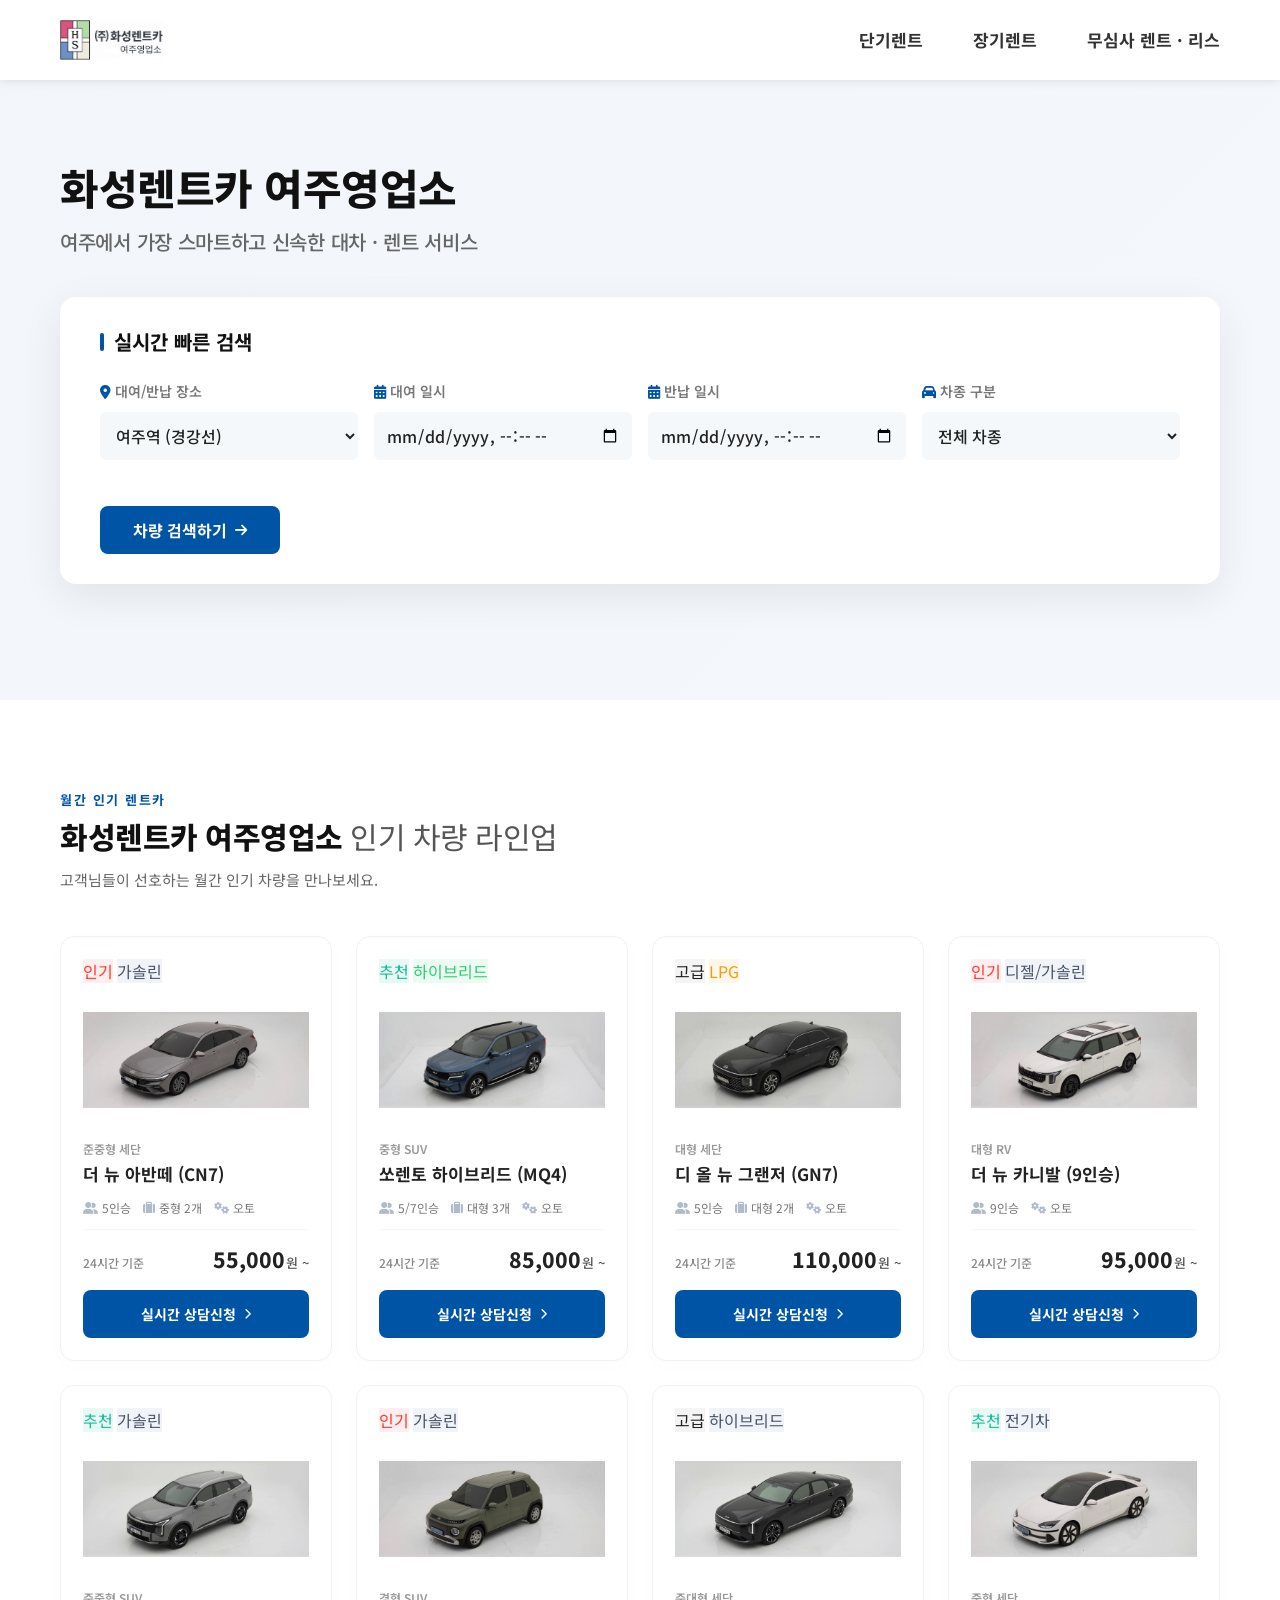
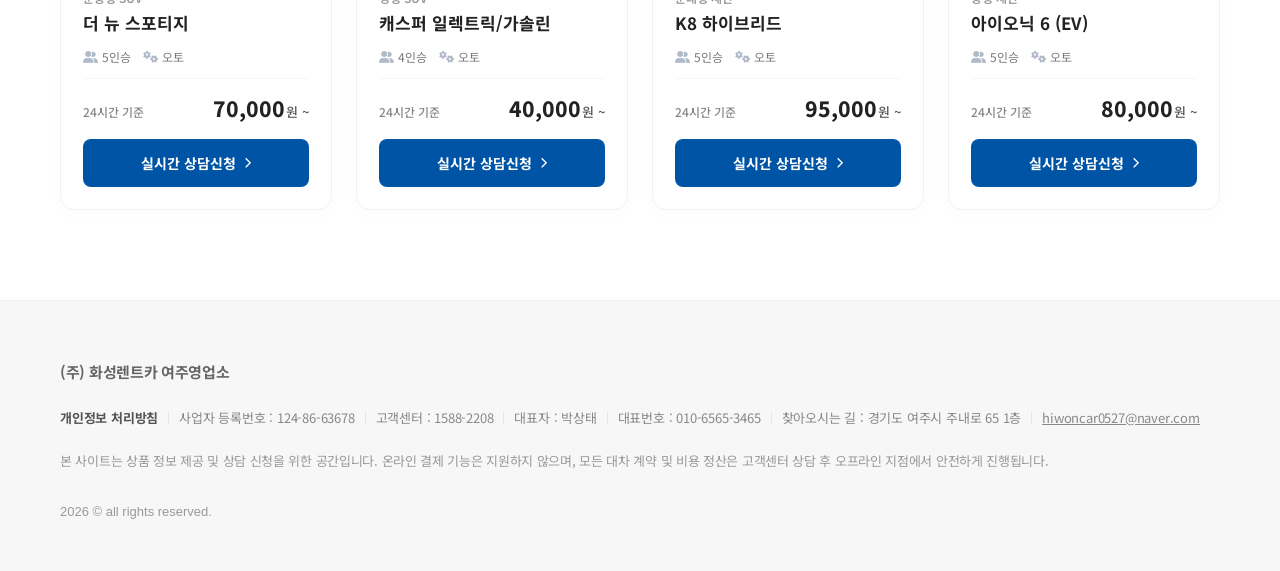
<file: html/index.html>
<!DOCTYPE html>
<html lang="ko">
    <head>
        <meta charset="utf-8">
        <meta name="viewport" content="width=device-width, initial-scale=1.0">
        <meta name="description" content="">
        <meta property="og:title" content="화성렌트카 여주영업소">
        <meta property="og:description" content="">
        <title>화성렌트카 여주영업소</title>
        <link rel="preconnect" href="https://fonts.googleapis.com">
        <link rel="preconnect" href="https://fonts.gstatic.com" crossorigin>
        <link rel="stylesheet" href="https://fonts.googleapis.com/css2?family=Noto+Sans+KR:wght@400;500;600;700;800&display=swap">
        <link rel="stylesheet" href="https://cdnjs.cloudflare.com/ajax/libs/font-awesome/6.5.0/css/all.min.css">
        <link rel="stylesheet" href="../css/index.css">
        <link rel="icon" href="../favicon/favicon.ico">
    </head>
    <body>
        <!-- 네비게이션 바 -->
        <header class="gnb">
            <div class="gnb_inner">
                <a href="./index.html" class="logo"><img src="../img/logo.png"></a>
                <nav class="gnb_menu">
                    <a href="#">단기렌트</a>
                    <a href="#">장기렌트</a>
                    <a href="#">무심사 렌트 · 리스</a>
                </nav>
            </div>
        </header>
        <main>
            <section class="hero_section">
                <div class="hero_inner">
                    <!-- 메인 슬로건 -->
                    <div class="hero_slogan">
                        <h2>화성렌트카 여주영업소</h2>
                        <p>여주에서 가장 스마트하고 신속한 대차 · 렌트 서비스</p>
                    </div>
                    <!-- 예약/검색 폼 -->
                    <div class="search_box">
                        <h3 class="search_title">실시간 빠른 검색</h3>
                        <form class="search_form" onsubmit="return false;">
                            <!-- 대여/반납 장소 선택 폼 -->
                            <div class="form_group">
                                <label><i class="fa-solid fa-location-dot"></i>대여/반납 장소</label>
                                <select name="location" class="form_control">
                                    <option value="yeoju_station">여주역 (경강선)</option>
                                    <option value="yeoju_terminal">여주종합터미널</option>
                                    <option value="yeoju_office">본점 방문 (여주영업소)</option>
                                    <option value="yeoju_delivery">여주 전지역 배송 요청</option>
                                </select>
                            </div>
                            <!-- 대여 일시 선택 폼 -->
                            <div class="form_group">
                                <label><i class="fa-solid fa-calendar-days"></i>대여 일시</label>
                                <input type="datetime-local" class="form_control" name="start_date">
                            </div>
                            <!-- 반납 일시 선택 폼-->
                             <div class="form_group">
                                <label><i class="fa-solid fa-calendar-days"></i>반납 일시</label>
                                <input type="datetime-local" class="form_control" name="end_date">
                             </div>
                             <!-- 차종 선택 폼 -->
                             <div class="form_group">
                                <label><i class="fa-solid fa-car"></i>차종 구분</label>
                                <select name="car_type" class="form_control">
                                    <option value="all">전체 차종</option>
                                    <option value="compact">경형/소형</option>
                                    <option value="sedan">중형/대형 세단</option>
                                    <option value="suv">SUV/RV</option>
                                    <option value="electric">전기차</option>
                                </select>
                             </div>
                             <!-- 검색 제출 버튼 -->
                              <button type="submit" class="search_submit_btn">
                                <span>차량 검색하기</span>
                                <i class="fa-solid fa-arrow-right"></i>
                              </button>
                        </form>
                    </div>
                </div>
            </section>
            <!-- 인기 차량 섹션 -->
             <section class="recommend_section">
                <div class="recommend_inner">
                    <div class="section_header">
                        <div class="title_area">
                            <span class="sub_title">월간 인기 렌트카</span>
                            <h3 class="main_title">화성렌트카 여주영업소&nbsp;<span>인기 차량 라인업</span></h3>
                        </div>
                        <p class="section_desc">고객님들이 선호하는 월간 인기 차량을 만나보세요.</p>
                    </div>
                    <!-- 차량 카드 리스트 -->
                     <div class="car_grid">
                        <!-- 카드 1 -->
                         <div class="car_card">
                            <div class="badge_box">
                                <span class="status_best">인기</span>
                                <span class="fuel_gasoline">가솔린</span>
                            </div>
                            <div class="car_img_box">
                                <!-- 테스트용 이미지 리소스: 헤이딜러 -->
                                 <img src="../test_img/test_1.jpg" onerror="this.src='#'">
                            </div>
                            <div class="car_info">
                                <span class="car_segment">준중형 세단</span>
                                <h4 class="car_name">더 뉴 아반떼 (CN7)</h4>
                                <ul class="car_specs">
                                    <li><i class="fa-solid fa-user-group"></i>5인승</li>
                                    <li><i class="fa-solid fa-suitcase"></i>중형 2개</li>
                                    <li><i class="fa-solid fa-gears"></i>오토</li>
                                </ul>
                                <div class="price_box">
                                    <span class="price_label">24시간 기준</span>
                                    <strong class="price_value">55,000<span>원 ~</span></strong>
                                </div>
                                <a href="javascript:void(0);" class="btn_consult" data-car-name="더 뉴 아반떼 (CN7)" data-car-segment="준중형 세단" data-car-img="../test_img/test_1.jpg">
                                    <span>실시간 상담신청</span><i class="fa-solid fa-chevron-right"></i></a>
                            </div>
                         </div>
                         <!-- 카드 2 -->
                         <div class="car_card">
                            <div class="badge_box">
                                <span class="status_recommend">추천</span>
                                <span class="fuel_hybrid">하이브리드</span>
                            </div>
                            <div class="car_img_box">
                                <img src="../test_img/test_2.jpg" onerror="this.src='#'">
                            </div>
                            <div class="car_info">
                                <span class="car_segment">중형 SUV</span>
                                <h4 class="car_name">쏘렌토 하이브리드 (MQ4)</h4>
                                <ul class="car_specs">
                                    <li><i class="fa-solid fa-user-group"></i>5/7인승</li>
                                    <li><i class="fa-solid fa-suitcase"></i>대형 3개</li>
                                    <li><i class="fa-solid fa-gears"></i>오토</li>
                                </ul>
                                <div class="price_box">
                                    <span class="price_label">24시간 기준</span>
                                    <strong class="price_value">85,000<span>원 ~</span></strong>
                                </div>
                                <a href="javascript:void(0);" class="btn_consult" data-car-name="쏘렌토 하이브리드 (MQ4)" data-car-segment="중형 SUV" data-car-img="../test_img/test_2.jpg">
                                    <span>실시간 상담신청</span><i class="fa-solid fa-chevron-right"></i></a>
                            </div>
                         </div>
                         <!-- 카드 3 -->
                         <div class="car_card">
                            <div class="badge_box">
                                <span class="status_luxury">고급</span>
                                <span class="fuel_lpg">LPG</span>
                            </div>
                            <div class="car_img_box">
                                <img src="../test_img/test_3.jpg" onerror="this.src='#'">
                            </div>
                            <div class="car_info">
                                <span class="car_segment">대형 세단</span>
                                <h4 class="car_name">디 올 뉴 그랜저 (GN7)</h4>
                                <ul class="car_specs">
                                    <li><i class="fa-solid fa-user-group"></i>5인승</li>
                                    <li><i class="fa-solid fa-suitcase"></i>대형 2개</li>
                                    <li><i class="fa-solid fa-gears"></i>오토</li>
                                </ul>
                                <div class="price_box">
                                    <span class="price_label">24시간 기준</span>
                                    <strong class="price_value">110,000<span>원 ~</span></strong>
                                </div>
                                <a href="javascript:void(0);" class="btn_consult" data-car-name="디 올 뉴 그랜저 (GN7)" data-car-segment="대형 세단" data-car-img="../test_img/test_3.jpg">
                                    <span>실시간 상담신청</span><i class="fa-solid fa-chevron-right"></i></a>
                            </div>
                          </div>
                          <!-- 카드 4 -->
                          <div class="car_card">
                            <div class="badge_box">
                                <span class="status_best">인기</span>
                                <span class="fuel_gasoline">디젤/가솔린</span>
                            </div>
                            <div class="car_img_box">
                                <img src="../test_img/test_4.jpg" onerror="this.src='#'">
                            </div>
                            <div class="car_info">
                                <span class="car_segment">대형 RV</span>
                                <h4 class="car_name">더 뉴 카니발 (9인승)</h4>
                                <ul class="car_specs">
                                    <li><i class="fa-solid fa-user-group"></i>9인승</li>
                                    <li><i class="fa-solid fa-gears"></i>오토</li>
                                </ul>
                                <div class="price_box">
                                    <span class="price_label">24시간 기준</span>
                                    <strong class="price_value">95,000<span>원 ~</span></strong>
                                </div>
                                <a href="javascript:void(0);" class="btn_consult" data-car-name="더 뉴 카니발 (9인승)" data-car-segment="대형 RV" data-car-img="../test_img/test_4.jpg">
                                    <span>실시간 상담신청</span><i class="fa-solid fa-chevron-right"></i></a>
                            </div>
                          </div>
                          <!-- 카드 5 -->
                          <div class="car_card">
                            <div class="badge_box">
                                <span class="status_recommend">추천</span>
                                <span class="fuel_gasoline">가솔린</span>
                            </div>
                            <div class="car_img_box">
                                <img src="../test_img/test_5.jpg" onerror="this.src='#'">
                            </div>
                            <div class="car_info">
                                <span class="car_segment">준중형 SUV</span>
                                <h4 class="car_name">더 뉴 스포티지</h4>
                                <ul class="car_specs">
                                    <li><i class="fa-solid fa-user-group"></i>5인승</li>
                                    <li><i class="fa-solid fa-gears"></i>오토</li>
                                </ul>
                                <div class="price_box">
                                    <span class="price_label">24시간 기준</span>
                                    <strong class="price_value">70,000<span>원 ~</span></strong>
                                </div>
                                <a href="javascript:void(0);" class="btn_consult" data-car-name="더 뉴 스포티지" data-car-segment="준중형 SUV" data-car-img="../test_img/test_5.jpg">
                                    <span>실시간 상담신청</span><i class="fa-solid fa-chevron-right"></i></a>
                            </div>
                          </div>
                          <!-- 카드 6 -->
                          <div class="car_card">
                            <div class="badge_box">
                                <span class="status_best">인기</span>
                                <span class="fuel_gasoline">가솔린</span>
                            </div>
                            <div class="car_img_box">
                                <img src="../test_img/test_6.jpg" onerror="this.src='#'">
                            </div>
                            <div class="car_info">
                                <span class="car_segment">경형 SUV</span>
                                <h4 class="car_name">캐스퍼 일렉트릭/가솔린</h4>
                                <ul class="car_specs">
                                    <li><i class="fa-solid fa-user-group"></i>4인승</li>
                                    <li><i class="fa-solid fa-gears"></i>오토</li>
                                </ul>
                                <div class="price_box">
                                    <span class="price_label">24시간 기준</span>
                                    <strong class="price_value">40,000<span>원 ~</span></strong>
                                </div>
                                <a href="javascript:void(0);" class="btn_consult" data-car-name="캐스퍼 일렉트릭/가솔린" data-car-segment="경형 SUV" data-car-img="../test_img/test_6.jpg">
                                    <span>실시간 상담신청</span><i class="fa-solid fa-chevron-right"></i></a>
                            </div>
                          </div> 
                          <!-- 카드 7 -->
                          <div class="car_card">
                            <div class="badge_box">
                                <span class="status_luxury">고급</span>
                                <span class="fuel_gasoline">하이브리드</span>
                            </div>
                            <div class="car_img_box">
                                <img src="../test_img/test_7.jpeg" onerror="this.src='#'">
                            </div>
                            <div class="car_info">
                                <span class="car_segment">준대형 세단</span>
                                <h4 class="car_name">K8 하이브리드</h4>
                                <ul class="car_specs">
                                    <li><i class="fa-solid fa-user-group"></i>5인승</li>
                                    <li><i class="fa-solid fa-gears"></i>오토</li>
                                </ul>
                                <div class="price_box">
                                    <span class="price_label">24시간 기준</span>
                                    <strong class="price_value">95,000<span>원 ~</span></strong>
                                </div>
                                <a href="javascript:void(0);" class="btn_consult" data-car-name="K8 하이브리드" data-car-segment="준대형 세단" data-car-img="../test_img/test_7.jpeg">
                                    <span>실시간 상담신청</span><i class="fa-solid fa-chevron-right"></i></a>
                            </div>
                          </div>
                          <!-- 카드 8 -->
                          <div class="car_card">
                            <div class="badge_box">
                                <span class="status_recommend">추천</span>
                                <span class="fuel_gasoline">전기차</span>
                            </div>
                            <div class="car_img_box">
                                <img src="../test_img/test_8.jpeg" onerror="this.src='#'">
                            </div>
                            <div class="car_info">
                                <span class="car_segment">중형 세단</span>
                                <h4 class="car_name">아이오닉 6 (EV)</h4>
                                <ul class="car_specs">
                                    <li><i class="fa-solid fa-user-group"></i>5인승</li>
                                    <li><i class="fa-solid fa-gears"></i>오토</li>
                                </ul>
                                <div class="price_box">
                                    <span class="price_label">24시간 기준</span>
                                    <strong class="price_value">80,000<span>원 ~</span></strong>
                                </div>
                                <a href="javascript:void(0);" class="btn_consult" data-car-name="아이오닉 6 (EV)" data-car-segment="중형 세단" data-car-img="../test_img/test_8.jpeg">
                                    <span>실시간 상담신청</span><i class="fa-solid fa-chevron-right"></i></a>
                            </div>
                          </div>                                     
                     </div>
                </div>
             </section>
        </main>
        <footer class="footer">
            <div class="footer_inner">
                <div class="footer_company">(주) 화성렌트카 여주영업소</div>
                <ul class="footer_info">
                    <li><a href="#" class="privacy_policy">개인정보 처리방침</a></li>
                    <li>사업자 등록번호 : 124-86-63678</li>
                    <li>고객센터 : 1588-2208</li>
                    <li>대표자 : 박상태</li>
                    <li>대표번호 : 010-6565-3465</li>
                    <li>찾아오시는 길 : 경기도 여주시 주내로 65 1층</li>
                    <li><a href="mailto:hiwoncar0527@naver.com">hiwoncar0527@naver.com</a></li>
                </ul>
                <p class="footer_notice">
                    본 사이트는 상품 정보 제공 및 상담 신청을 위한 공간입니다. 온라인 결제 기능은 지원하지 않으며, 모든 대차 계약 및 비용 정산은 고객센터 상담 후 오프라인 지점에서 안전하게 진행됩니다.
                </p>
                <div class="footer_copyright">2026 &copy; all rights reserved.</div>
            </div>
        </footer>
        <div class="modal_overlay" id="consultModal">
            <div class="modal_content">
                <button type="button" class="modal_close_btn" id="closeModalBtn">
                    <i class="fa-solid fa-xmark"></i>
                </button>
                <div class="modal_header">
                    <h3>실시간 대차 · 렌트 상담 신청</h3>
                    <p>선택하신 차량의 상세 정보 확인 및 연락처를 남겨주시면 신속히 안내해 드립니다.</p>
                </div>
                <div class="modal_body">
                    <div class="modal_car_view">
                        <span class="modal_car_segment" id="modalCarSegment">준중형 세단</span>
                        <h4 class="modal_car_name" id="modalCarName">더 뉴 아반떼 (CN7)</h4>
                        <div class="modal_car_img">
                            <img src="../test_img/test_1.jpg" id="modalCarImg">
                        </div>
                        <div class="modal_notice_box">
                            <i class="fa-solid fa-circle-info"></i>
                            <p>화성렌트카 여주영업소는 전 차량 종합보험 가입 및 철저한 정기 점검을 준수합니다.</p>
                        </div>
                    </div>
                    <div class="modal_form_area">
                        <form class="modal_form" onsubmit="return false;">
                            <div class="modal_form_group">
                                <label for="custName"><i class="fa-solid fa-user"></i>성함<span class="required">*</span></label>
                                <input type="text" id="custName" class="modal_input" placeholder="성함을 입력해 주세요." required>
                            </div>
                            <div class="modal_form_group">
                                <label for="custPhone"><i class="fa-solid fa-phone"></i>연락처<span class="required">*</span></label>
                                <input type="tel" id="custPhone" class="modal_input" placeholder="번호를 입력해 주세요. (예: 01012345678)" required>
                            </div>
                            <div class="modal_form_group">
                                <label for="rentType"><i class="fa-solid fa-car-side"></i>렌트 구분<span class="required">*</span></label>
                                <select id="rentType" class="modal_input">
                                    <option value="short">단기렌트 / 사고대차</option>
                                    <option value="long">장기렌트</option>
                                    <option value="no_screening">무심사 렌트 · 리스</option>
                                </select>
                            </div>
                            <div class="modal_form_group">
                                <label for="custMemo"><i class="fa-solid fa-pen"></i>문의 및 요청사항</label>
                                <textarea id="custMemo" class="modal_textarea" placeholder="대여 희망 일시, 장소 또는 기타 문의사항이 있으시면 자유롭게 적어주세요."></textarea>
                            </div>
                            <button type="submit" class="modal_submit_btn" id="submitConsultBtn">
                                <span>상담 신청하기</span>
                                <i class="fa-solid fa-paper-plane"></i>
                            </button>
                        </form>
                    </div>
                </div>
            </div>
        </div>
    <script type="module" src="../js/index.js"></script>
    </body>
</html>
</file>
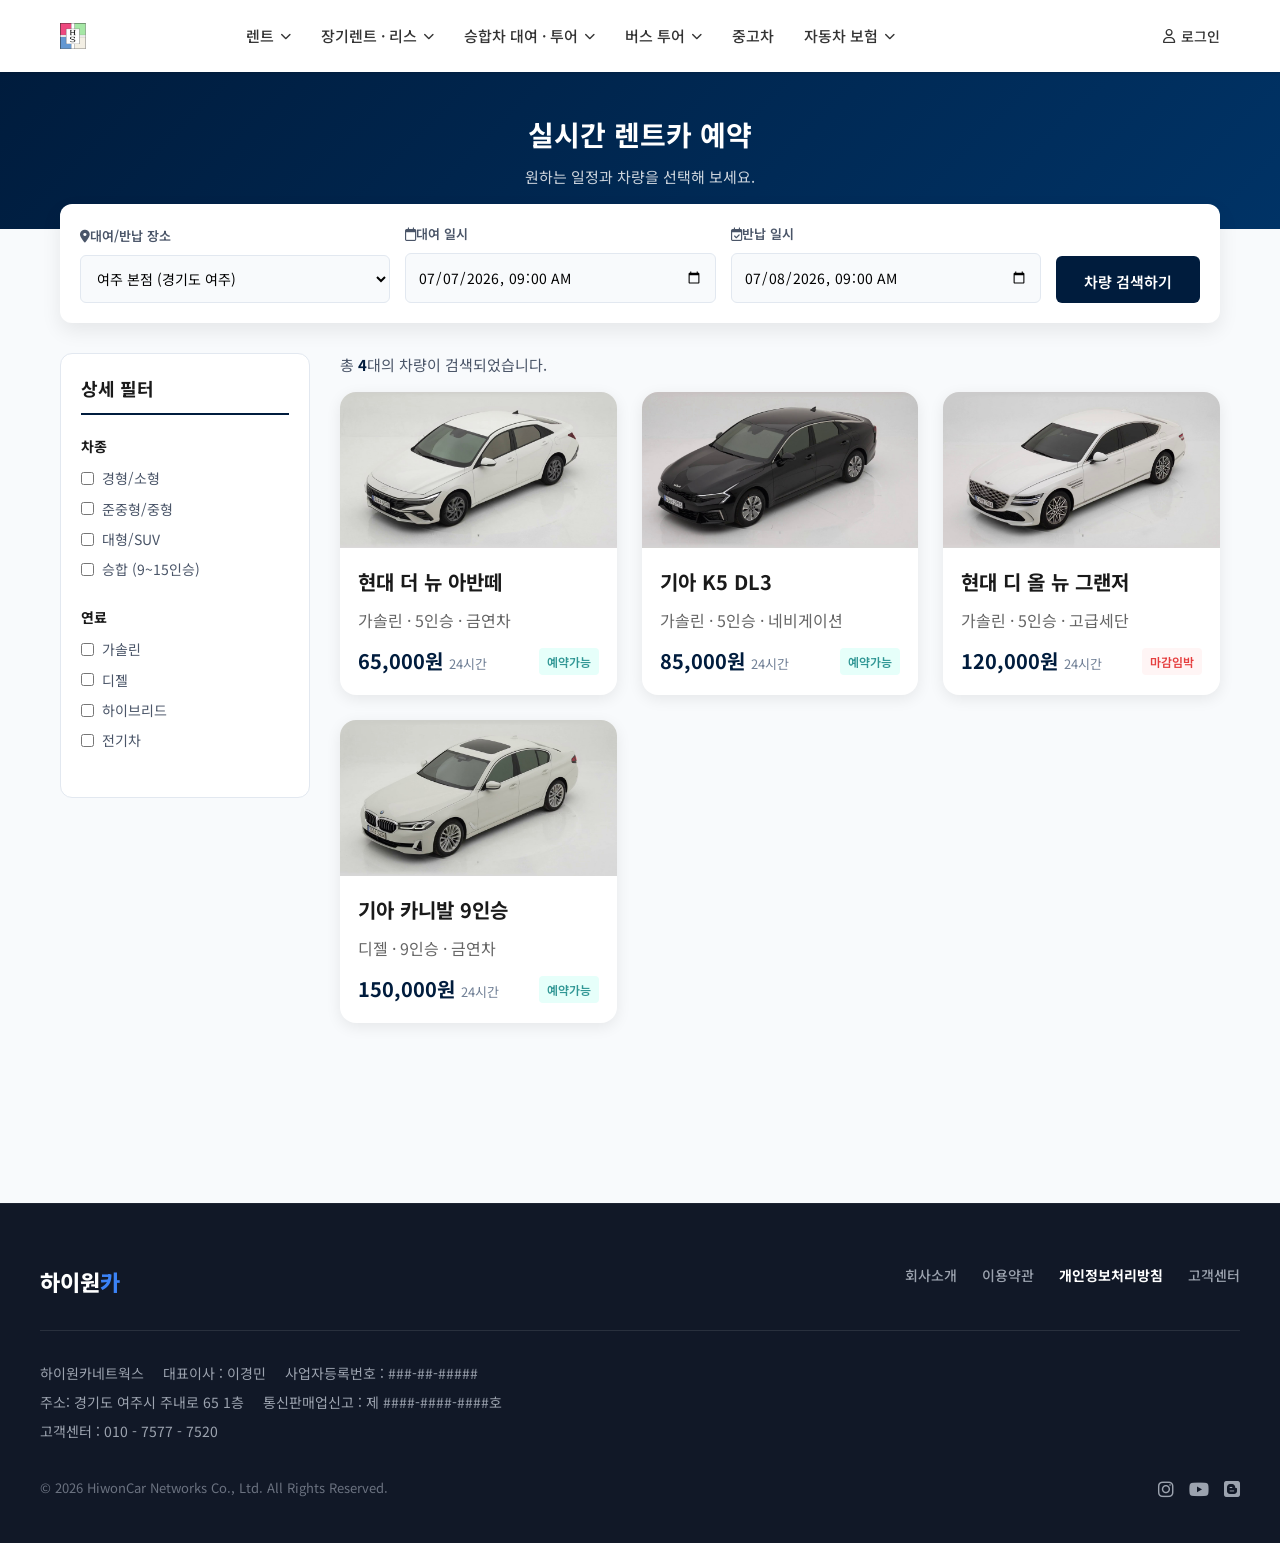
<file: html/rent.html>
<!DOCTYPE html>
<html lang="ko">
    <head>
        <meta charset="utf-8">
        <meta name="viewport" content="width=device-width, initial-scale=1.0">
        <meta name="description" content="자동차 구매부터 렌트, 리스, 투어, 보험 판매까지 원스톱으로 도와드립니다!">
        <meta property="og:title" content="하이원카 No.1 자동차의 모든 것!">
        <meta property="og:description" content="자동차 구매부터 렌트, 리스, 투어, 보험 판매까지 원스톱으로 도와드립니다!">
        <title>하이원카 No.1 자동차의 모든 것!</title>
        <link rel="preconnect" href="https://fonts.googleapis.com">
        <link rel="preconnect" href="https://fonts.gstatic.com" crossorigin>
        <link rel="stylesheet" href="https://fonts.googleapis.com/css2?family=Noto+Sans+KR:wght@400;500;600;700;800&display=swap">
        <link rel="stylesheet" href="https://cdnjs.cloudflare.com/ajax/libs/font-awesome/6.5.0/css/all.min.css">
        <link rel="stylesheet" href="../css/hwc.css">
        <link rel="icon" href="../favicon/HWC_favicon.ico">
    </head>
    <body>
        <header class="hwc-header">
            <div class="header-container">
                <a href="../html/index.html"><img src="../favicon/favicon.ico" class="logo"></a>
                <nav class="gnb-nav">
                    <ul class="gnb-list">
                        <li class="gnb-item">
                            <a href="./rent.html" class="gnb-link">렌트<i class="fa-solid fa-chevron-down"></i></a>
                            <ul class="dropdown-menu">
                                <li><a href="#">일반 대여</a></li>
                                <li><a href="#">월간 대여</a></li>
                                <li><a href="#">보험 대차</a></li>
                            </ul>
                        </li>
                        <li class="gnb-item">
                            <a href="#" class="gnb-link">장기렌트 · 리스<i class="fa-solid fa-chevron-down"></i></a>
                            <ul class="dropdown-menu">
                                <li><a href="#">전금융사 비교 견적</a></li>
                                <li><a href="#">무심사 렌트 · 리스</a></li>
                                <li><a href="#">중고차 장기 렌트</a></li>
                            </ul>
                        </li>
                        <li class="gnb-item">
                            <a href="#" class="gnb-link">승합차 대여 · 투어<i class="fa-solid fa-chevron-down"></i></a>
                            <ul class="dropdown-menu">
                                <li><a href="#">9~15인승 대여</a></li>
                                <li><a href="#">9~15인승 투어</a></li>
                                <li><a href="#">의전 차량 대여</a></li>
                                <li><a href="#">의전 차량 투어</a></li>
                            </ul>
                        </li>
                        <li class="gnb-item">
                            <a href="#" class="gnb-link">버스 투어<i class="fa-solid fa-chevron-down"></i></a>
                            <ul class="dropdown-menu">
                                <li><a href="#">25인승 투어</a></li>
                                <li><a href="#">28인승 리무진 투어</a></li>
                                <li><a href="#">45인승 투어</a></li>
                            </ul>
                        </li>
                        <li class="gnb-item">
                            <a href="#" class="gnb-link">중고차</a>
                        </li>
                        <li class="gnb-item">
                            <a href="#" class="gnb-link">자동차 보험<i class="fa-solid fa-chevron-down"></i></a>
                            <ul class="dropdown-menu">
                                <li><a href="#">다이렉트 비교견적</a></li>
                            </ul>
                        </li>                  
                    </ul>
                </nav>
                <div class="header-util">
                    <a href="#" class="login-btn">
                        <i class="fa-regular fa-user"></i>
                        <span>로그인</span>
                    </a>
                    <button class="hamburger-btn" aria-label="메뉴 열기">
                        <i class="fa-solid fa-bars"></i>
                    </button>
                </div>
            </div>
        </header>
        <div class="mobile-overlay"></div>
        <aside class="mobile-sidebar">
            <div class="sidebar-header">
                <span class="logo-text">하이원<span class="highlight">카</span></span>
                <button class="sidebar-close-btn"><i class="fa-solid fa-xmark"></i></button>
            </div>
            <div class="sidebar-user">
                <a href="#" class="m-login-btn"><i class="fa-regular fa-user"></i>&ensp;로그인해 주세요</a>
            </div>
            <nav class="mobile-nav"></nav>
        </aside>        
    <main class="rent-main">
        <section class="sub-banner">
            <div class="sub-banner-container">
                <h2>실시간 렌트카 예약</h2>
                <p>원하는 일정과 차량을 선택해 보세요.</p>
            </div>
        </section>
        <section class="search-bar-section">
            <div class="search-bar-container">
                <div class="search-item">
                    <label><i class="fa-solid fa-location-dot"></i>대여/반납 장소</label>
                    <select>
                        <option>여주 본점 (경기도 여주)</option>
                        <option>지점 선택 예정</option>
                    </select>
                </div>
                <div class="search-item">
                    <label><i class="fa-regular fa-calendar"></i>대여 일시</label>
                    <input type="datetime-local" value="2026-07-07T09:00">
                </div>
                <div class="search-item">
                    <label><i class="fa-regular fa-calendar-check"></i>반납 일시</label>
                    <input type="datetime-local" value="2026-07-08T09:00">
                </div>
                <button class="search-submit-btn">차량 검색하기</button>
            </div>
        </section>
        <div class="rent-content-container">
            <aside class="rent-filter-sidebar">
                <h3>상세 필터</h3>
                <div class="filter-group">
                    <h4>차종</h4>
                    <label><input type="checkbox">경형/소형</label>
                    <label><input type="checkbox">준중형/중형</label>
                    <label><input type="checkbox">대형/SUV</label>
                    <label><input type="checkbox">승합 (9~15인승)</label>
                </div>
                <div class="filter-group">
                    <h4>연료</h4>
                    <label><input type="checkbox">가솔린</label>
                    <label><input type="checkbox">디젤</label>
                    <label><input type="checkbox">하이브리드</label>
                    <label><input type="checkbox">전기차</label>
                </div>
            </aside>
            <section class="rent-list-section">
                <div class="list-header">
                    <span class="total-count">총 <strong>4</strong>대의 차량이 검색되었습니다.</span>
                </div>
                <div class="vehicle_grid rent-grid">
                    <div class="vehicle_card">
                        <img src="../test_img/test1.jpeg">
                        <div class="vehicle_info">
                            <h3>현대 더 뉴 아반떼</h3>
                            <p>가솔린 · 5인승 · 금연차</p>
                            <div class="price-rent-box">
                                <strong>65,000원 <small>24시간</small></strong>
                                <span class="rent-tag">예약가능</span>
                            </div>
                        </div>
                    </div>  
                    <div class="vehicle_card">
                        <img src="../test_img/test2.jpeg">
                        <div class="vehicle_info">
                            <h3>기아 K5 DL3</h3>
                            <p>가솔린 · 5인승 · 네비게이션</p>
                            <div class="price-rent-box">
                                <strong>85,000원 <small>24시간</small></strong>
                                <span class="rent-tag">예약가능</span>
                            </div>
                        </div>
                    </div>   
                    <div class="vehicle_card">
                        <img src="../test_img/test3.jpeg">
                        <div class="vehicle_info">
                            <h3>현대 디 올 뉴 그랜저</h3>
                            <p>가솔린 · 5인승 · 고급세단</p>
                            <div class="price-rent-box">
                                <strong>120,000원 <small>24시간</small></strong>
                                <span class="rent-tag alert">마감임박</span>
                            </div>
                        </div>
                    </div>
                    <div class="vehicle_card">
                        <img src="../test_img/test4.jpeg">
                        <div class="vehicle_info">
                            <h3>기아 카니발 9인승</h3>
                            <p>디젤 · 9인승 · 금연차</p>
                            <div class="price-rent-box">
                                <strong>150,000원 <small>24시간</small></strong>
                                <span class="rent-tag">예약가능</span>
                            </div>
                        </div>
                    </div>                                                         
                </div>
            </section>
        </div>
    </main>   
    <footer class="hwc-footer">
        <div class="footer-container">
            <div class="footer-top">
                <a href="#" class="footer-logo">
                    <span class="logo-text">하이원<span class="highlight">카</span></span>
                </a>
                <ul class="footer-links">
                    <li><a href="#">회사소개</a></li>
                    <li><a href="#">이용약관</a></li>
                    <li><a href="#" class="privacy">개인정보처리방침</a></li>
                    <li><a href="#">고객센터</a></li>
                </ul>
            </div>
            <div class="footer-info">
                <p>
                    <span>하이원카네트웍스</span>
                    <span>대표이사 : 이경민</span>
                    <span>사업자등록번호 : ###-##-#####</span>
                </p>
                <p>
                    <span>주소: 경기도 여주시 주내로 65 1층</span>
                    <span>통신판매업신고 : 제 ####-####-####호</span>
                </p>
                <p><span>고객센터 : 010 - 7577 - 7520</span></p>
            </div>
            <div class="footer-bottom">
                <p class="copyright">&copy; 2026 HiwonCar Networks Co., Ltd. All Rights Reserved.</p>
                <div class="footer-sns">
                    <a href="#"><i class="fa-brands fa-instagram"></i></a>
                    <a href="#"><i class="fa-brands fa-youtube"></i></a>
                    <a href="#"><i class="fa-brands fa-blogger"></i></a>
                </div>
        </div>
    </footer>         
    <script type="module" src="../js/hwc.js"></script>       
    </body>
</html>
</file>
<file: css/index.css>
@import url(./reset.css);
@import url(./modules/gnb.css);
@import url(./modules/main.css);
@import url(./modules/footer.css);
</file>
<file: css/hwc.css>
@import url(./reset.css);
@import url(./modules/layout.css);
@import url(./modules/nav_bar.css);
@import url(./modules/main_cards.css);
@import url(./modules/rent.css);

html, body {
    width: 100%;
    overflow-x: hidden;
    box-sizing: border-box;
    margin: 0;
    padding: 0;
}

*, *:before, *:after {
    box-sizing: inherit;
}

main {
    width: 100%;
    max-width: 100%;
    display: block;
    box-sizing: border-box;
}
</file>
